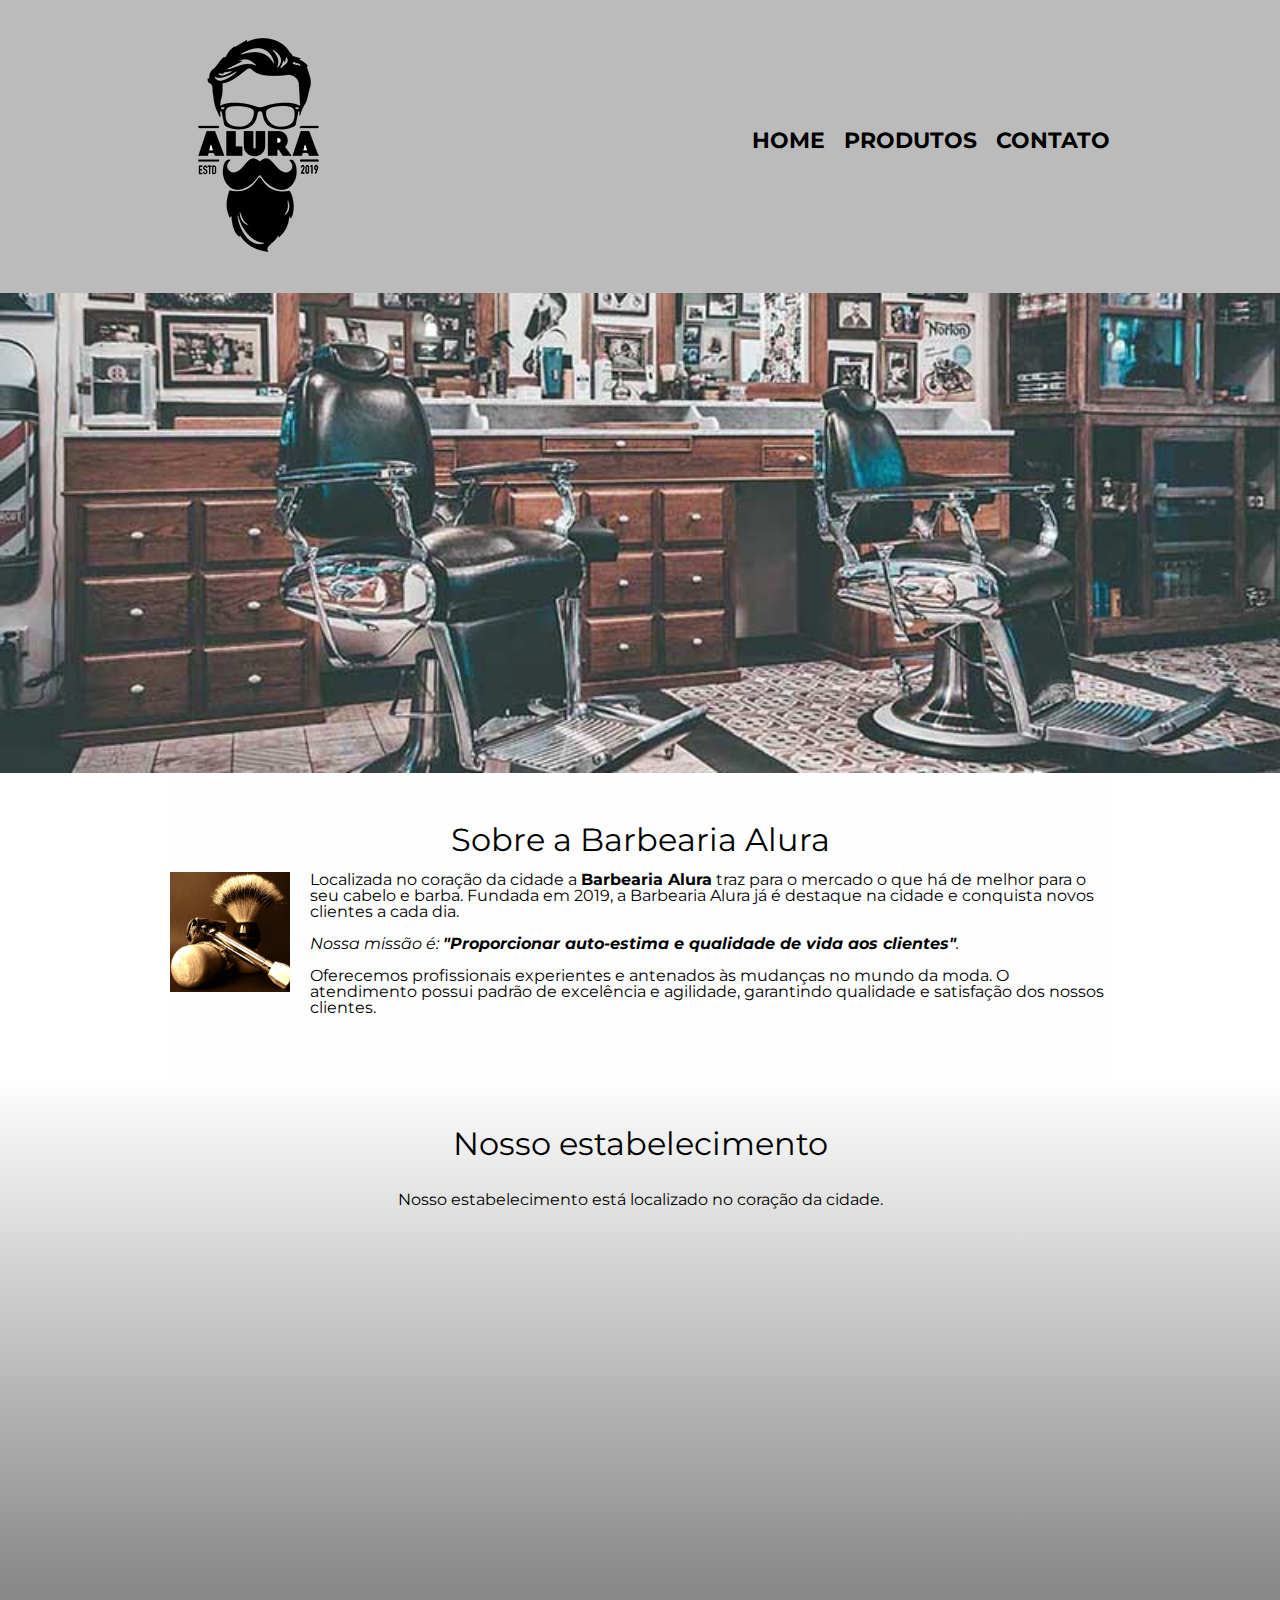
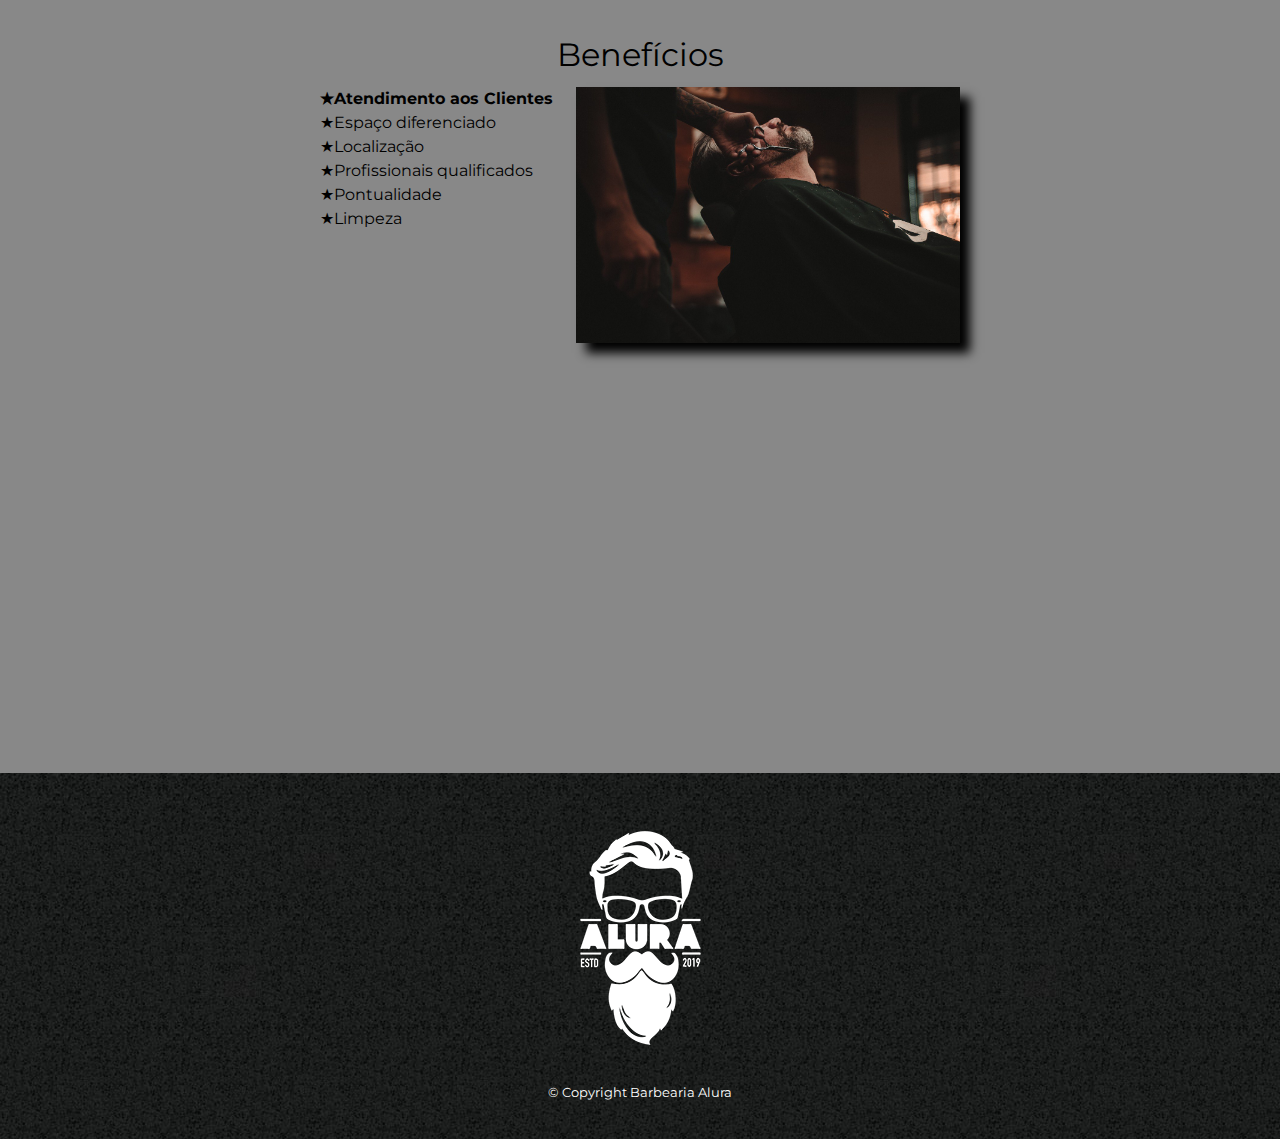
<file: BarbeariaAlura/index.html>
<!DOCTYPE html>
<html lang="pt-BR">
  <head>
    <meta http-equiv="Content-Type" content="text/html;charset=UTF-8" />
    <meta name="viewport" content="width=device-width, initial-scale=1.0" />
    <link rel="stylesheet" href="reset.css" />
    <link rel="stylesheet" href="style.css" />
    <title>Barbearia Alura</title>

    <link rel="preconnect" href="https://fonts.googleapis.com" />
    <link rel="preconnect" href="https://fonts.gstatic.com" crossorigin />
    <link
      href="https://fonts.googleapis.com/css2?family=Montserrat:ital,wght@0,400;0,700;1,400&display=swap"
      rel="stylesheet"
    />
  </head>
  <body>
    <header>
      <div class="caixa">
        <h1>
          <img src="logo.png" />
        </h1>

        <nav>
          <ul>
            <li><a href="index.html">Home</a></li>
            <li><a href="produtos.html">Produtos</a></li>
            <li><a href="contato.html">Contato</a></li>
          </ul>
        </nav>
      </div>
    </header>

    <img class="banner" src="banner.jpg" />

    <main>
      <section class="principal">
        <h2 class="titulo-principal">Sobre a Barbearia Alura</h2>

        <img
          src="utensilios.jpg"
          class="utensilios"
          alt="Utensílios de um barbeiro"
        />

        <p>
          Localizada no coração da cidade a
          <strong>Barbearia Alura</strong> traz para o mercado o que há de
          melhor para o seu cabelo e barba. Fundada em 2019, a Barbearia Alura
          já é destaque na cidade e conquista novos clientes a cada dia.
        </p>

        <p id="missao">
          <em>
            Nossa missão é:
            <strong
              >"Proporcionar auto-estima e qualidade de vida aos
              clientes"</strong
            >.
          </em>
        </p>

        <p>
          Oferecemos profissionais experientes e antenados às mudanças no mundo
          da moda. O atendimento possui padrão de excelência e agilidade,
          garantindo qualidade e satisfação dos nossos clientes.
        </p>
      </section>

      <section class="mapa">
        <h3 class="titulo-principal">Nosso estabelecimento</h3>
        <p>Nosso estabelecimento está localizado no coração da cidade.</p>

        <div class="mapa-conteudo">
          <iframe
            src="https://www.google.com/maps/embed?pb=!1m18!1m12!1m3!1d10173.200238475793!2d-46.63724550327297!3d-23.587475396848607!2m3!1f0!2f0!3f0!3m2!1i1024!2i768!4f13.1!3m3!1m2!1s0x94ce5a2b2ed7f3a1%3A0xab35da2f5ca62674!2sCaelum%20-%20Escola%20de%20Tecnologia!5e0!3m2!1spt-BR!2sie!4v1656521408480!5m2!1spt-BR!2sie"
            width="100%"
            height="300"
            style="border: 0"
            allowfullscreen=""
            loading="lazy"
            referrerpolicy="no-referrer-when-downgrade"
          ></iframe>
        </div>
      </section>

      <section class="beneficios">
        <h3 class="titulo-principal">Benefícios</h3>

        <div class="conteudo-beneficios">
          <ul class="lista-beneficios">
            <li class="itens">Atendimento aos Clientes</li>
            <li class="itens">Espaço diferenciado</li>
            <li class="itens">Localização</li>
            <li class="itens">Profissionais qualificados</li>
            <li class="itens">Pontualidade</li>
            <li class="itens">Limpeza</li>
          </ul>
          <img src="beneficios.jpg" class="imagem-beneficios" />
        </div>

        <div class="video">
          <iframe
            width="100%"
            height="315"
            src="https://www.youtube.com/embed/wcVVXUV0YUY"
            frameborder="0"
            allow="accelerometer; autoplay; encrypted-media; gyroscope; picture-in-picture"
            allowfullscreen
          ></iframe>
        </div>
      </section>
    </main>

    <footer>
      <img src="logo-branco.png" />
      <p class="copyright">&copy; Copyright Barbearia Alura</p>
    </footer>
  </body>
</html>
</file>
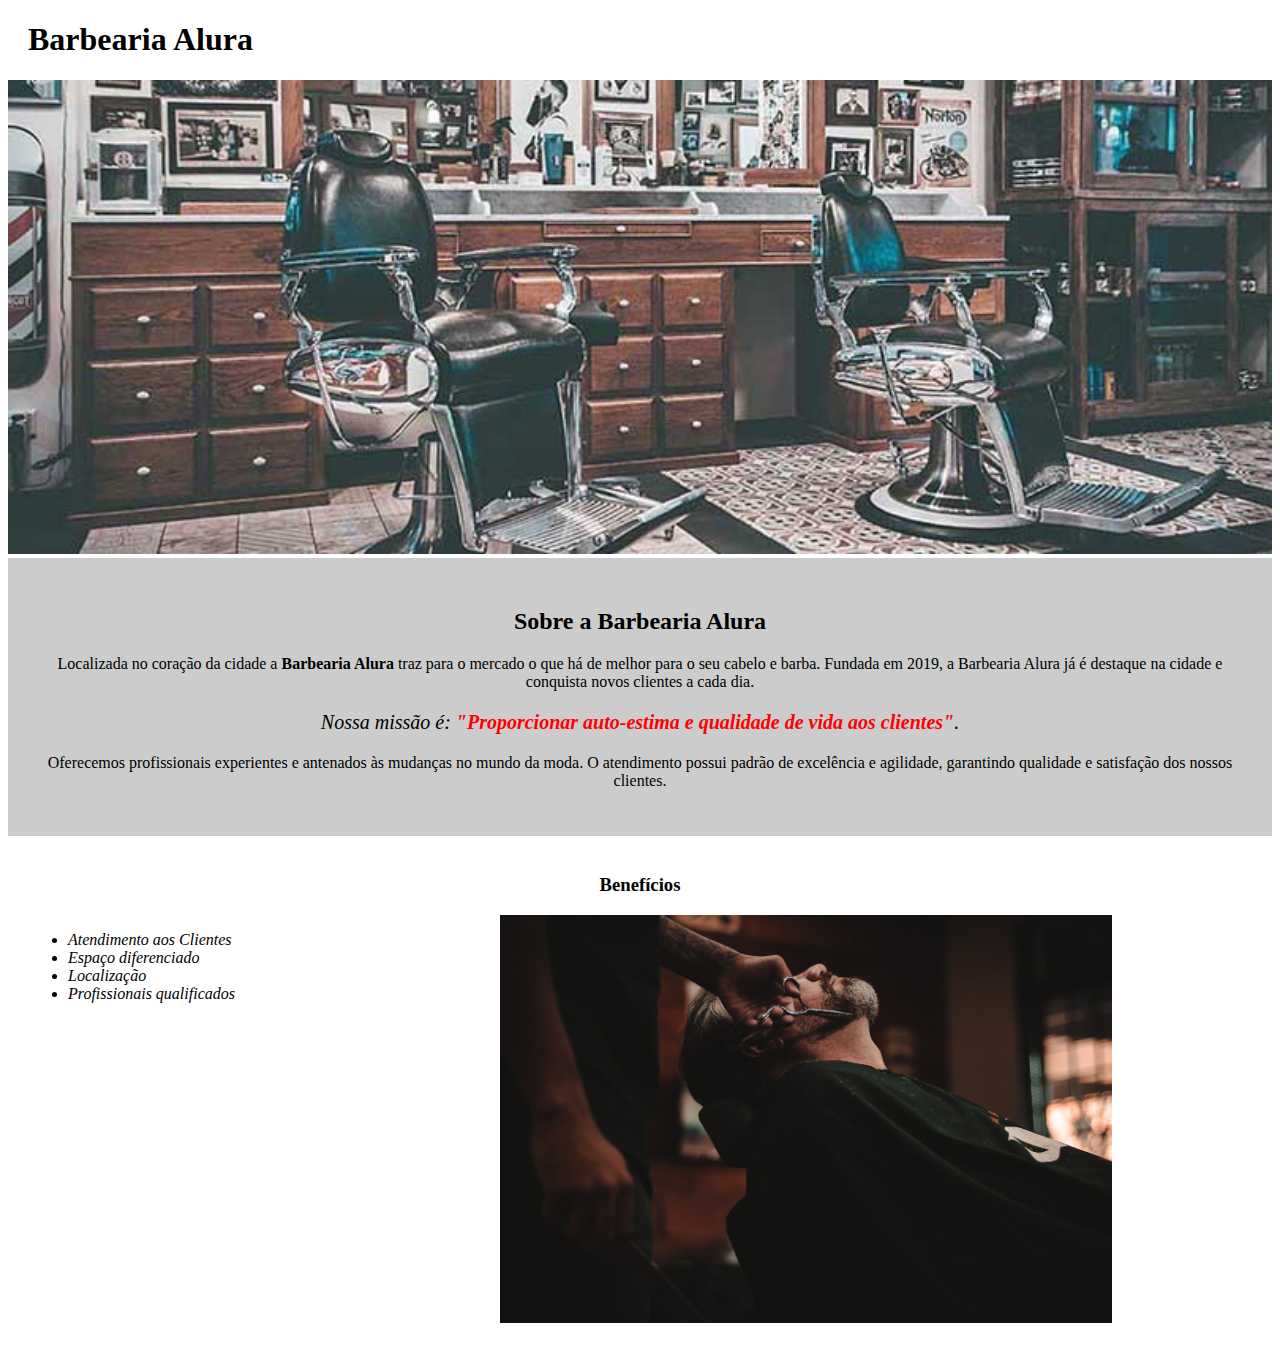
<file: HTMLCSS1/index.html>
<!DOCTYPE html>
<html lang="pt-BR">
  <head>
    <meta http-equiv="Content-Type" content="text/html;charset=UTF-8" />
    <link rel="stylesheet" href="style.css" />
    <title>Barbearia Alura</title>
  </head>
  <body>
    <header>
      <h1 class="titulo-principal">Barbearia Alura</h1>
    </header>

    <img id="banner" src="banner.jpg" />

    <div class="principal">
      <h2 class="titulo-centralizado">Sobre a Barbearia Alura</h2>

      <p>
        Localizada no coração da cidade a <strong>Barbearia Alura</strong> traz
        para o mercado o que há de melhor para o seu cabelo e barba. Fundada em
        2019, a Barbearia Alura já é destaque na cidade e conquista novos
        clientes a cada dia.
      </p>

      <p id="missao">
        <em>
          Nossa missão é:
          <strong
            >"Proporcionar auto-estima e qualidade de vida aos clientes"</strong
          >.
        </em>
      </p>

      <p>
        Oferecemos profissionais experientes e antenados às mudanças no mundo da
        moda. O atendimento possui padrão de excelência e agilidade, garantindo
        qualidade e satisfação dos nossos clientes.
      </p>
    </div>

    <div class="beneficios">
      <h3 class="titulo-centralizado">Benefícios</h3>

      <ul>
        <li class="itens">Atendimento aos Clientes</li>
        <li class="itens">Espaço diferenciado</li>
        <li class="itens">Localização</li>
        <li class="itens">Profissionais qualificados</li>
      </ul>

      <img src="beneficios.jpg" class="imagem-beneficios" />
    </div>
  </body>
</html>
</file>
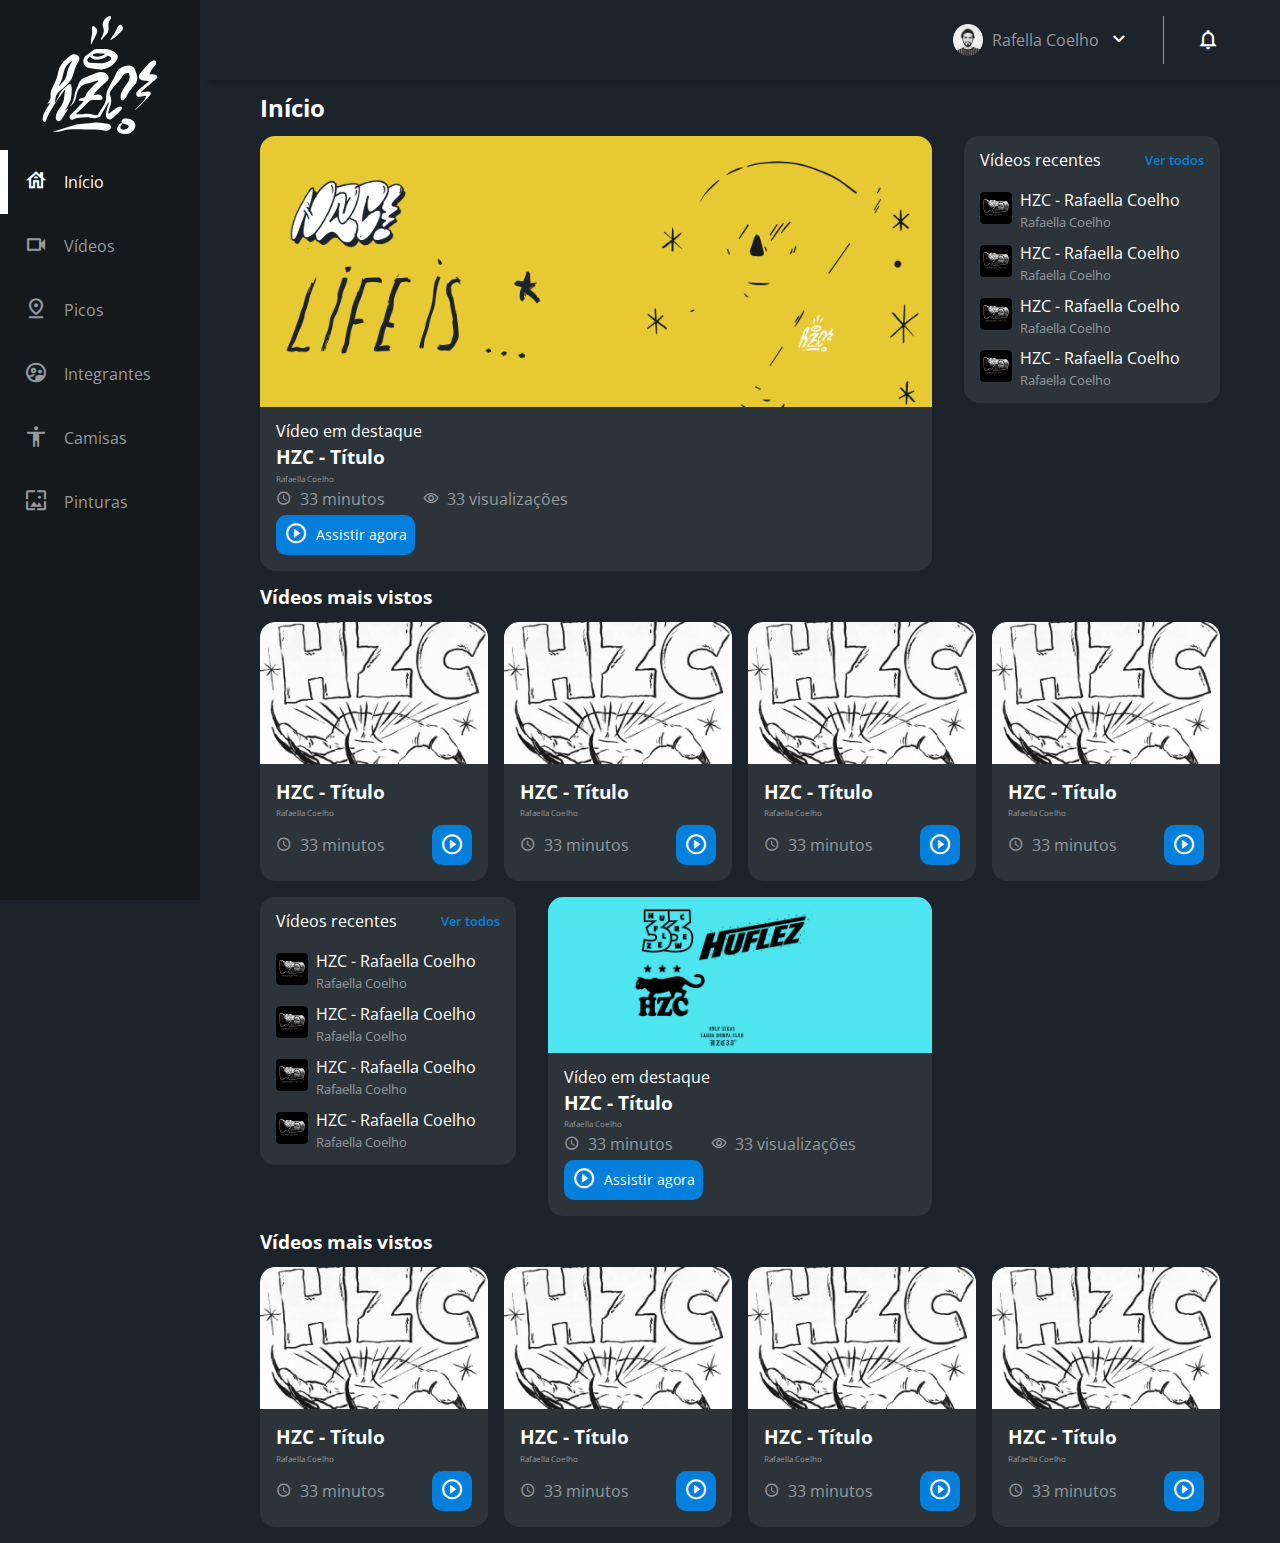
<file: HZC/index.html>
<!DOCTYPE html>
<html lang="pt-BR">
  <head>
    <meta charset="UTF-8" />
    <meta http-equiv="X-UA-Compatible" content="IE=edge" />
    <meta name="viewport" content="width=device-width, initial-scale=1.0" />
    <link
      rel="stylesheet"
      href="./assets/css/reset.css
    "
    />
    <link rel="stylesheet" href="./assets/css/style.css" />
    <title>HZC | Home</title>

    <link rel="preconnect" href="https://fonts.googleapis.com" />
    <link rel="preconnect" href="https://fonts.gstatic.com" crossorigin />
    <link
      rel="stylesheet"
      href="https://fonts.googleapis.com/css2?family=Open+Sans:wght@400;600;700&display=swap"
    />
  </head>
  <body>
    <header class="cabecalho">
      <button class="cabecalho__menu" aria-label="Menu"><i></i></button>
      <img
        src="./assets/img/logo.svg"
        alt="Logotipo da HZC"
        class="cabecalho__logo"
      />
      <p class="cabecalho__perfil">Rafella Coelho</p>
      <button class="cabecalho__notificacao" aria-label="Notificação">
        <i></i>
      </button>
    </header>

    <nav class="menu-lateral">
      <img
        src="assets/img/logo.svg"
        alt="Logotipo da HZC"
        class="menu-lateral__logo"
      />
      <a
        href="#"
        class="menu-lateral__link menu-lateral__link--inicio menu-lateral__link--ativo"
      >
        Início
      </a>
      <a href="#" class="menu-lateral__link menu-lateral__link--videos">
        Vídeos
      </a>
      <a href="#" class="menu-lateral__link menu-lateral__link--picos">
        Picos
      </a>
      <a href="#" class="menu-lateral__link menu-lateral__link--integrantes">
        Integrantes
      </a>
      <a href="#" class="menu-lateral__link menu-lateral__link--camisas">
        Camisas
      </a>
      <a href="#" class="menu-lateral__link menu-lateral__link--pinturas">
        Pinturas
      </a>
    </nav>

    <main class="principal">
      <h2 class="titulo-pagina">Início</h2>
      <article class="cartao cartao--destaque destaque-video">
        <img
          src="assets/img/banner-mobile_1.png"
          alt="Banner do cartão"
          class="cartao__imagem cartao__imagem--mobile"
        />
        <img
          src="assets/img/banner_1.png"
          alt="Banner do cartão"
          class="cartao__imagem cartao__imagem--desktop"
        />

        <div class="cartao__conteudo">
          <p class="cartao__conteudo--destaque">Vídeo em destaque</p>
          <h3 class="cartao__conteudo--titulo">HZC - Título</h3>
          <p class="cartao__conteudo--perfil">Rafaella Coelho</p>
          <p class="cartao__conteudo--info cartao__conteudo--info-tempo">
            33 minutos
          </p>
          <p class="cartao__conteudo--info cartao__conteudo--info-visualizacao">
            33 visualizações
          </p>
          <button
            class="cartao__conteudo--botao cartao__conteudo--botao-destaque cartao__conteudo--botao-play"
          >
            Assistir agora
          </button>
        </div>
      </article>

      <article class="cartao cartao--recentes videos-recentes">
        <h3 class="cartao__titulo">Vídeos recentes</h3>
        <a href="#" class="cartao__link">Ver todos</a>
        <ul class="cartao__lista">
          <li class="cartao__lista--item">
            <img
              src="assets/img/miniatura_1.png"
              alt="Thumbnail"
              class="cartao__lista--item-thumbnail"
            />
            <h4 class="class__lista--item-titulo">HZC - Rafaella Coelho</h4>
            <p class="cartao__lista--item-perfil">Rafaella Coelho</p>
          </li>
          <li class="cartao__lista--item">
            <img
              src="assets/img/miniatura_1.png"
              alt="Thumbnail"
              class="cartao__lista--item-thumbnail"
            />
            <h4 class="class__lista--item-titulo">HZC - Rafaella Coelho</h4>
            <p class="cartao__lista--item-perfil">Rafaella Coelho</p>
          </li>
          <li class="cartao__lista--item">
            <img
              src="assets/img/miniatura_1.png"
              alt="Thumbnail"
              class="cartao__lista--item-thumbnail"
            />
            <h4 class="class__lista--item-titulo">HZC - Rafaella Coelho</h4>
            <p class="cartao__lista--item-perfil">Rafaella Coelho</p>
          </li>
          <li class="cartao__lista--item">
            <img
              src="assets/img/miniatura_1.png"
              alt="Thumbnail"
              class="cartao__lista--item-thumbnail"
            />
            <h4 class="class__lista--item-titulo">HZC - Rafaella Coelho</h4>
            <p class="cartao__lista--item-perfil">Rafaella Coelho</p>
          </li>
        </ul>
      </article>

      <section class="secao secao-videos">
        <h3 class="titulo-secao">Vídeos mais vistos</h3>
        <article class="cartao cartao--destaque destaque-video">
          <img
            src="assets/img/video_1.png"
            alt="Vídeo"
            class="cartao__imagem"
          />

          <div class="cartao__conteudo">
            <h3 class="cartao__conteudo--titulo">HZC - Título</h3>
            <p class="cartao__conteudo--perfil">Rafaella Coelho</p>
            <p class="cartao__conteudo--info cartao__conteudo--info-tempo">
              33 minutos
            </p>
            <button
              class="cartao__conteudo--botao cartao__conteudo--botao-play"
              aria-label="Assistir agora"
            ></button>
          </div>
        </article>

        <article class="cartao cartao--destaque">
          <img
            src="assets/img/video_1.png"
            alt="Vídeo"
            class="cartao__imagem"
          />

          <div class="cartao__conteudo">
            <h3 class="cartao__conteudo--titulo">HZC - Título</h3>
            <p class="cartao__conteudo--perfil">Rafaella Coelho</p>
            <p class="cartao__conteudo--info cartao__conteudo--info-tempo">
              33 minutos
            </p>
            <button
              class="cartao__conteudo--botao cartao__conteudo--botao-play"
              aria-label="Assistir agora"
            ></button>
          </div>
        </article>

        <article class="cartao cartao--destaque">
          <img
            src="assets/img/video_1.png"
            alt="Vídeo"
            class="cartao__imagem"
          />

          <div class="cartao__conteudo">
            <h3 class="cartao__conteudo--titulo">HZC - Título</h3>
            <p class="cartao__conteudo--perfil">Rafaella Coelho</p>
            <p class="cartao__conteudo--info cartao__conteudo--info-tempo">
              33 minutos
            </p>
            <button
              class="cartao__conteudo--botao cartao__conteudo--botao-play"
              aria-label="Assistir agora"
            ></button>
          </div>
        </article>

        <article class="cartao cartao--destaque">
          <img
            src="assets/img/video_1.png"
            alt="Vídeo"
            class="cartao__imagem"
          />

          <div class="cartao__conteudo">
            <h3 class="cartao__conteudo--titulo">HZC - Título</h3>
            <p class="cartao__conteudo--perfil">Rafaella Coelho</p>
            <p class="cartao__conteudo--info cartao__conteudo--info-tempo">
              33 minutos
            </p>
            <button
              class="cartao__conteudo--botao cartao__conteudo--botao-play"
              aria-label="Assistir agora"
            ></button>
          </div>
        </article>
      </section>

      <article class="cartao cartao--recentes produtos-recentes">
        <h3 class="cartao__titulo">Vídeos recentes</h3>
        <a href="#" class="cartao__link">Ver todos</a>
        <ul class="cartao__lista">
          <li class="cartao__lista--item">
            <img
              src="assets/img/miniatura_1.png"
              alt="Thumbnail"
              class="cartao__lista--item-thumbnail"
            />
            <h4 class="class__lista--item-titulo">HZC - Rafaella Coelho</h4>
            <p class="cartao__lista--item-perfil">Rafaella Coelho</p>
          </li>
          <li class="cartao__lista--item">
            <img
              src="assets/img/miniatura_1.png"
              alt="Thumbnail"
              class="cartao__lista--item-thumbnail"
            />
            <h4 class="class__lista--item-titulo">HZC - Rafaella Coelho</h4>
            <p class="cartao__lista--item-perfil">Rafaella Coelho</p>
          </li>
          <li class="cartao__lista--item">
            <img
              src="assets/img/miniatura_1.png"
              alt="Thumbnail"
              class="cartao__lista--item-thumbnail"
            />
            <h4 class="class__lista--item-titulo">HZC - Rafaella Coelho</h4>
            <p class="cartao__lista--item-perfil">Rafaella Coelho</p>
          </li>
          <li class="cartao__lista--item">
            <img
              src="assets/img/miniatura_1.png"
              alt="Thumbnail"
              class="cartao__lista--item-thumbnail"
            />
            <h4 class="class__lista--item-titulo">HZC - Rafaella Coelho</h4>
            <p class="cartao__lista--item-perfil">Rafaella Coelho</p>
          </li>
        </ul>
      </article>

      <article class="cartao cartao--destaque destaque-produtos">
        <img
          src="assets/img/banner-mobile_2.png"
          alt="Banner do cartão"
          class="cartao__imagem cartao__imagem--mobile"
        />
        <img
          src="assets/img/banner_2.png"
          alt="Banner do cartão"
          class="cartao__imagem cartao__imagem--desktop"
        />

        <div class="cartao__conteudo">
          <p class="cartao__conteudo--destaque">Vídeo em destaque</p>
          <h3 class="cartao__conteudo--titulo">HZC - Título</h3>
          <p class="cartao__conteudo--perfil">Rafaella Coelho</p>
          <p class="cartao__conteudo--info cartao__conteudo--info-tempo">
            33 minutos
          </p>
          <p class="cartao__conteudo--info cartao__conteudo--info-visualizacao">
            33 visualizações
          </p>
          <button
            class="cartao__conteudo--botao cartao__conteudo--botao-destaque cartao__conteudo--botao-play"
          >
            Assistir agora
          </button>
        </div>
      </article>

      <section class="secao secao-produtos">
        <h3 class="titulo-secao">Vídeos mais vistos</h3>
        <article class="cartao cartao--destaque">
          <img
            src="assets/img/video_1.png"
            alt="Vídeo"
            class="cartao__imagem"
          />

          <div class="cartao__conteudo">
            <h3 class="cartao__conteudo--titulo">HZC - Título</h3>
            <p class="cartao__conteudo--perfil">Rafaella Coelho</p>
            <p class="cartao__conteudo--info cartao__conteudo--info-tempo">
              33 minutos
            </p>
            <button
              class="cartao__conteudo--botao cartao__conteudo--botao-play"
              aria-label="Assistir agora"
            ></button>
          </div>
        </article>

        <article class="cartao cartao--destaque">
          <img
            src="assets/img/video_1.png"
            alt="Vídeo"
            class="cartao__imagem"
          />

          <div class="cartao__conteudo">
            <h3 class="cartao__conteudo--titulo">HZC - Título</h3>
            <p class="cartao__conteudo--perfil">Rafaella Coelho</p>
            <p class="cartao__conteudo--info cartao__conteudo--info-tempo">
              33 minutos
            </p>
            <button
              class="cartao__conteudo--botao cartao__conteudo--botao-play"
              aria-label="Assistir agora"
            ></button>
          </div>
        </article>

        <article class="cartao cartao--destaque">
          <img
            src="assets/img/video_1.png"
            alt="Vídeo"
            class="cartao__imagem"
          />

          <div class="cartao__conteudo">
            <h3 class="cartao__conteudo--titulo">HZC - Título</h3>
            <p class="cartao__conteudo--perfil">Rafaella Coelho</p>
            <p class="cartao__conteudo--info cartao__conteudo--info-tempo">
              33 minutos
            </p>
            <button
              class="cartao__conteudo--botao cartao__conteudo--botao-play"
              aria-label="Assistir agora"
            ></button>
          </div>
        </article>

        <article class="cartao cartao--destaque">
          <img
            src="assets/img/video_1.png"
            alt="Vídeo"
            class="cartao__imagem"
          />

          <div class="cartao__conteudo">
            <h3 class="cartao__conteudo--titulo">HZC - Título</h3>
            <p class="cartao__conteudo--perfil">Rafaella Coelho</p>
            <p class="cartao__conteudo--info cartao__conteudo--info-tempo">
              33 minutos
            </p>
            <button
              class="cartao__conteudo--botao cartao__conteudo--botao-play"
              aria-label="Assistir agora"
            ></button>
          </div>
        </article>
      </section>
    </main>

    <script src="index.js"></script>
  </body>
</html>
</file>
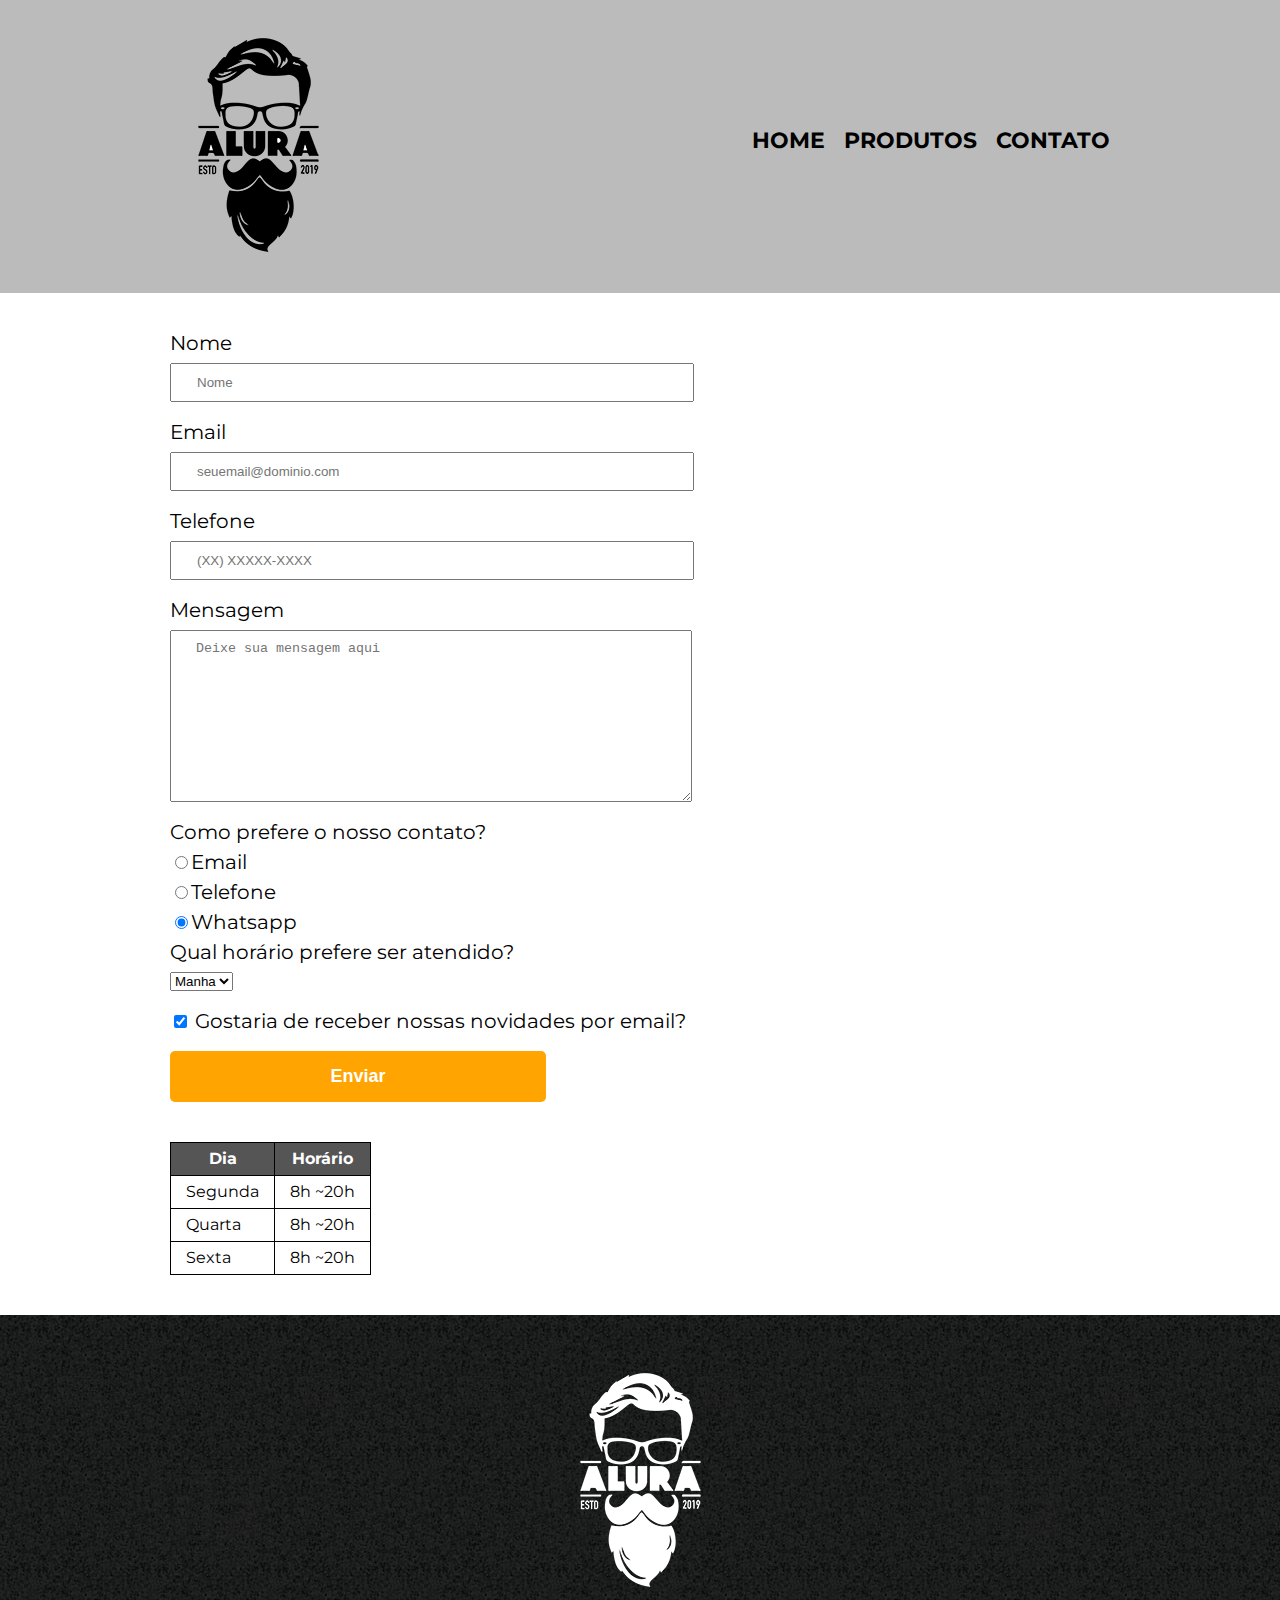
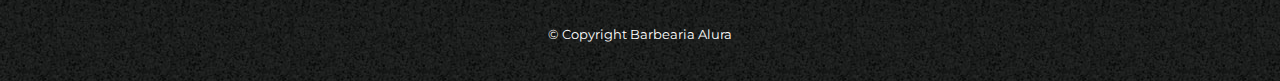
<file: BarbeariaAlura/contato.html>
<!DOCTYPE html>
<html lang="pt-BR">
  <head>
    <meta charset="UTF-8" />
    <meta name="viewport" content="width=device-width, initial-scale=1.0" />
    <link rel="stylesheet" href="reset.css" />
    <link rel="stylesheet" href="style.css" />
    <title>Contato - Barbearia Alura</title>

    <link rel="preconnect" href="https://fonts.googleapis.com" />
    <link rel="preconnect" href="https://fonts.gstatic.com" crossorigin />
    <link
      href="https://fonts.googleapis.com/css2?family=Montserrat:ital,wght@0,400;0,700;1,400&display=swap"
      rel="stylesheet"
    />
  </head>
  <body>
    <header>
      <div class="caixa">
        <h1>
          <img
            src="logo.png"
            alt="
          Logo da Barbearia Alura"
          />
        </h1>

        <nav>
          <ul>
            <li><a href="index.html">Home</a></li>
            <li><a href="produtos.html">Produtos</a></li>
            <li><a href="contato.html">Contato</a></li>
          </ul>
        </nav>
      </div>
    </header>

    <main>
      <form>
        <label for="nome">Nome</label>
        <input
          type="text"
          name="nome"
          id="nome"
          class="input-padrao"
          placeholder="Nome"
          required
        />

        <label for="nome">Email</label>
        <input
          type="email"
          name="email"
          id="email"
          class="input-padrao"
          placeholder="seuemail@dominio.com"
          required
        />

        <label for="telefone">Telefone</label>
        <input
          type="tel"
          name="telefone"
          id="telefone"
          class="input-padrao"
          placeholder="(XX) XXXXX-XXXX"
          required
        />

        <label for="mensagem">Mensagem</label>
        <textarea
          name="mensagem"
          id="mensagem"
          cols="30"
          rows="10"
          class="input-padrao"
          placeholder="Deixe sua mensagem aqui"
          required
        ></textarea>

        <fieldset>
          <legend>Como prefere o nosso contato?</legend>
          <label for="radio-email"
            ><input
              type="radio"
              name="contato"
              id="radio-email"
              value="email"
            />Email</label
          >

          <label for="radio-telefone"
            ><input
              type="radio"
              name="contato"
              id="radio-telefone"
              value="telefone"
            />Telefone</label
          >

          <label for="radio-whatsapp"
            ><input
              type="radio"
              name="contato"
              id="radio-whatsapp"
              value="whatsapp"
              checked
            />Whatsapp</label
          >
        </fieldset>

        <fieldset>
          <legend>Qual horário prefere ser atendido?</legend>
          <select name="horario" id="horario">
            <option value="Manha">Manha</option>
            <option value="Tarde">Tarde</option>
            <option value="Noite">Noite</option>
          </select>
        </fieldset>

        <label class="checkbox"
          ><input type="checkbox" checked /> Gostaria de receber nossas
          novidades por email?</label
        >

        <input type="submit" value="Enviar" class="enviar" />
      </form>

      <div class="table-container">
        <table>
          <thead>
            <tr>
              <th>Dia</th>
              <th>Horário</th>
            </tr>
          </thead>
          <tbody>
            <tr>
              <td>Segunda</td>
              <td>8h ~20h</td>
            </tr>
            <tr>
              <td>Quarta</td>
              <td>8h ~20h</td>
            </tr>
            <tr>
              <td>Sexta</td>
              <td>8h ~20h</td>
            </tr>
          </tbody>
        </table>
      </div>
    </main>

    <footer>
      <img
        src="logo-branco.png"
        alt="
      Logo da Barbearia Alura"
      />
      <p class="copyright">&copy; Copyright Barbearia Alura</p>
    </footer>
  </body>
</html>
</file>
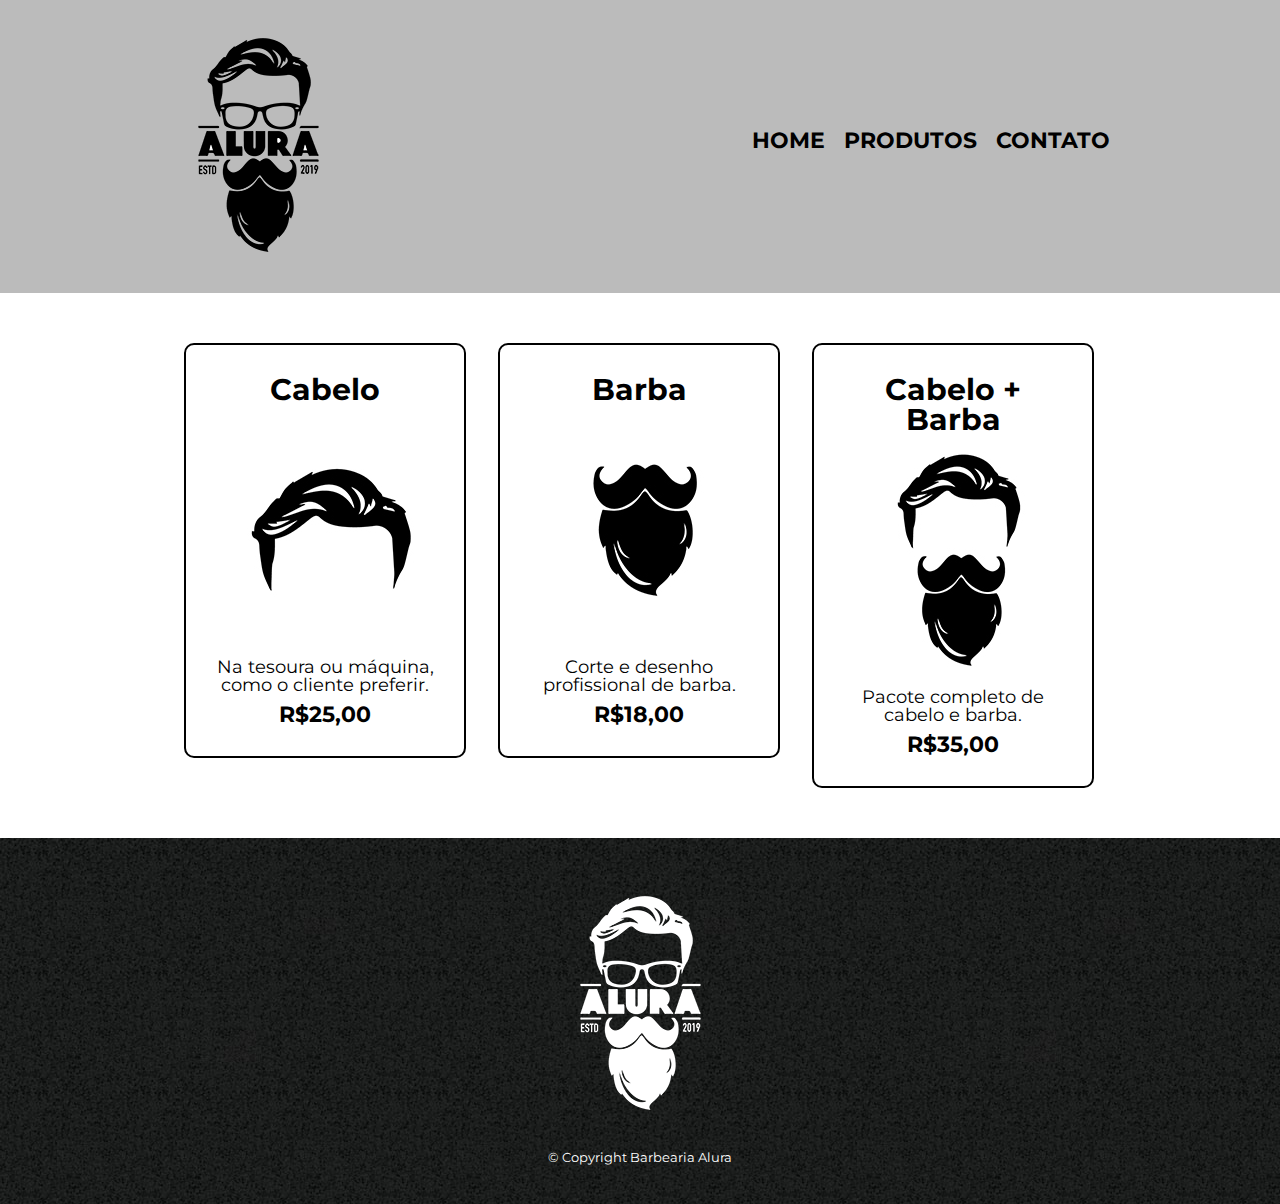
<file: BarbeariaAlura/produtos.html>
<!DOCTYPE html>
<html lang="pt-BR">
  <head>
    <meta charset="UTF-8" />
    <meta name="viewport" content="width=device-width, initial-scale=1.0" />
    <title>Barbearia Alura - Produtos</title>
    <link rel="stylesheet" href="reset.css" />
    <link rel="stylesheet" href="style.css" />

    <link rel="preconnect" href="https://fonts.googleapis.com" />
    <link rel="preconnect" href="https://fonts.gstatic.com" crossorigin />
    <link
      href="https://fonts.googleapis.com/css2?family=Montserrat:ital,wght@0,400;0,700;1,400&display=swap"
      rel="stylesheet"
    />
  </head>
  <body>
    <header>
      <div class="caixa">
        <h1>
          <img src="logo.png" />
        </h1>

        <nav>
          <ul>
            <li><a href="index.html">Home</a></li>
            <li><a href="produtos.html">Produtos</a></li>
            <li><a href="contato.html">Contato</a></li>
          </ul>
        </nav>
      </div>
    </header>

    <main>
      <ul class="produtos">
        <li>
          <h2>Cabelo</h2>
          <img src="cabelo.jpg" />
          <p class="produto-descricao">
            Na tesoura ou máquina, como o cliente preferir.
          </p>
          <p class="produto-preco">R$25,00</p>
        </li>
        <li>
          <h2>Barba</h2>
          <img src="barba.jpg" />
          <p class="produto-descricao">
            Corte e desenho profissional de barba.
          </p>
          <p class="produto-preco">R$18,00</p>
        </li>
        <li>
          <h2>Cabelo + Barba</h2>
          <img src="cabelo+barba.jpg" />
          <p class="produto-descricao">Pacote completo de cabelo e barba.</p>
          <p class="produto-preco">R$35,00</p>
        </li>
      </ul>
    </main>

    <footer>
      <img src="logo-branco.png" />
      <p class="copyright">&copy; Copyright Barbearia Alura</p>
    </footer>
  </body>
</html>
</file>
<file: BarbeariaAlura/style.css>
html {
  font-family: 'Montserrat', sans-serif;
}

header {
  background: #BBBBBB;
  padding: 20px 0;
}

.caixa {
  width: 940px;
  position: relative;
  margin: 0 auto;
}

nav {
  position: absolute;
  top: 110px;
  right: 0;
}

nav ul li {
  display: inline-block;
  margin-left: 15px;
}

nav ul li a {
  color: #000000;
  font-size: 22px;
  font-weight: bold;
  text-transform: uppercase;
  text-decoration: none;
}

nav ul li a:hover {
  color: #C78C19;
  text-decoration: underline;
}

/* PAGINA HOME  */

.banner {
  width: 100%;
}

.titulo-principal {
  text-align: center;
  font-size: 2rem;
  margin-bottom: 1rem;
  clear: left;
}

.principal {
  width: 940px;
  margin: 0 auto;
  padding: 3rem 0;
  background: #FEFEFE;
}

.principal .utensilios {
  width: 120px;
  float: left;
  margin: 0 20px 20px 0;
}

.principal p {
  margin-bottom: 1rem;
}

.principal strong {
  font-weight: bold;
}

.principal em {
  font-style: italic; 
}

.mapa {
  padding: 3rem 0;
  background: linear-gradient(#FEFEFE, #888888);
}

.mapa p {
  margin: 2rem;
  text-align: center;
}

.mapa-conteudo {
  width: 940px;
  margin: 0 auto;
}

.beneficios {
  padding: 3rem 0;
  background: #888888;
}

.conteudo-beneficios {
  width: 640px;
  margin: 0 auto;
}

.conteudo-beneficios::after {
  content: "";
  display: block;
  clear: both;
}

.lista-beneficios {
  width: 40%;
  display: inline-block;
  vertical-align: top;
}

.itens {
  line-height: 1.5;
  list-style-type:symbols('*');
}

.itens:first-child {
  font-weight: bold;
}

.itens:before {
  content: "★";
}

.imagem-beneficios {
  width: 60%;
  float: right;
  transition: 400ms;
  box-shadow: 10px 10px 10px 0 #000000;
}

.imagem-beneficios:hover {
  opacity: 0.3;
}

.video {
  width: 560px;
  margin: 2rem auto;
  clear: right;
}

/* PAGINA PRODUTO  */

.produtos {
  width: 940px;
  margin: 0 auto;
  padding: 50px 0;
}

.produtos li {
  width: 30%;
  display: inline-block;
  text-align: center;
  vertical-align: top;
  margin: 0 1.5%;
  padding: 30px 20px;
  box-sizing: border-box;
  border: 2px solid #000000;
  border-radius: 10px;
}

.produtos li:hover {
  border-color: #C78C19;
}

.produtos li:active {
  border-color: #088C19;
}

.produtos li h2 {
  font-size: 30px;
  font-weight: bold;
}

.produtos li:hover h2 {
  font-size: 34px;
}

.produtos li .produto-descricao {
  font-size: 18px;
}

.produtos li .produto-preco {
  font-size: 22px;
  font-weight: bold;
  margin-top: 10px;
}

/* PAGINA CONTATO  */

form {
  width: 940px;
  margin: 40px auto;
}

form label, 
form legend {
  display: block;
  font-size: 20px;
  margin-bottom: 10px;
}

.input-padrao {
  display: block;
  margin-bottom: 20px;
  padding: 10px 25px;
  width: 50%;
}

.checkbox {
  margin: 20px 0;
}

.enviar {
  width: 40%;
  padding: 15px 0;
  background: #FFA400;
  color: #FFFFFF;
  font-weight: bold;
  font-size: 18px;
  border: none;
  border-radius: 5px;
  transition: 1s all;
  cursor: pointer;
}

.enviar:hover {
  background: #FF8C00;
}

.table-container {
  width: 940px;
  margin: 0 auto;
}

table {
  margin: 20px 0 40px;
}

thead {
  background: #555555;
  color: #FFFFFF;
  font-weight: bold;
}

td, th {
  border: 1px solid #000000;
  padding: 8px 15px;
}

footer {
  background: url("bg.jpg");
  text-align: center;
  padding: 40px 0;
}

footer .copyright {
  color: #FFFFFF;
  font-size: 13px;
  margin-top: 20px;
}

@media screen and (max-width: 480px) {
  .caixa,
  .principal,
  .conteudo-beneficios,
  .mapa-conteudo,
  .video,
  .produtos {
    width: auto;
  }

  h1 {
    text-align: center;
  }

  nav {
    position: static;
  }

  .lista-beneficios,
  .imagem-beneficios {
    width: 100%;
  }

  .produtos li {
    width: 80%;
    margin: 0 auto 20px;
    display: block;
  }

  form,
  .table-container {
    width: 80%;
  }

  .input-padrao {
    width: 70%;
  }
}
</file>
<file: HTMLCSS1/style.css>
.titulo-principal {
  padding-left: 20px;
}

#banner {
  width: 100%;
}

.principal {
  background: #CCCCCC;
  padding: 30px;
}

.titulo-centralizado {
  text-align: center
}

p {
  text-align: center;
}

#missao {
  font-size: 20px;
}

p em strong {
  color: #FF0000;
}

.beneficios {
  padding: 20px;
}

ul {
  width: 20%;
  margin-right: 15%;
  display: inline-block;
  vertical-align: top;
}

.itens {
  font-style: italic;
}

.imagem-beneficios {
  width: 50%;
}
</file>
<file: HZC/assets/css/style.css>
@font-face {
  font-family: 'icones';
  src: url(../font/icones.ttf);
}

body {
  background-color: #1D232A;
  font-family: 'Open Sans', 'icones', sans-serif;
  color: #FFFFFF;
}

.cabecalho {
  display: flex;
  justify-content: space-between;
  align-items: center;
  background-color: #15191C;
  padding: 8px 16px;
  box-shadow: 8px 4px 4px rgba(0, 0, 0, 0.16);
}

.cabecalho__menu i::before {
  content: "\e904";
  font-size: 24px;
}

.cabecalho__logo {
  width: 40px;
}

.cabecalho__perfil {
  display: none;
}

.cabecalho__notificacao i::before {
  content: '\e906';
  font-size: 24px;
}

.menu-lateral {
  display: flex;flex-direction: column;
  background-color: #15191C;
  width: 75vw;
  height: 100vh;

  position: absolute;
  left: -100vw;
  transition: .25s;
  z-index: 99;
}

.menu-lateral--ativo {
  left: 0;
  transition: .25s;
}

.menu-lateral__logo {
  width: 118px;
  align-self: center;
  padding: 16px;
}

.menu-lateral__link {
  height: 64px;
  color: #95999C;
  padding-left: 64px;
  display: flex;
  align-items: center;
}

.menu-lateral__link--ativo {
  color: #FFFFFF;
  padding-left: 56px;
  border-left: 8px solid #FFFFFF;
}

.menu-lateral__link::before {
  content: "";
  width: 24px;
  height: 24px;
  font-size: 24px;
  position: absolute;
  left: 24px;
}

.menu-lateral__link--inicio::before {
  content: "\e902";
}
.menu-lateral__link--videos::before {
  content: "\e90e";
}
.menu-lateral__link--picos::before {
  content: "\e909";
}
.menu-lateral__link--integrantes::before {
  content: "\e903";
}
.menu-lateral__link--camisas::before {
  content: "\e900";
}
.menu-lateral__link--pinturas::before {
  content: "\e90a";
}

.principal {
  display: grid;
  gap: 16px;
  padding: 24px 16px;
}

.titulo-pagina {
  font-size: 1.5rem;
  font-weight: 700;
}

.cartao {
  width: 100%;
  border-radius: 15px;
  overflow: hidden;
  background-color: #2C343A;
}

.cartao--destaque {
  margin-bottom: 16px;
}

.cartao__conteudo {
  display: grid;
  grid-template-columns: auto 1fr;
  gap: 8px;
  padding: 16px;
}

.cartao__imagem--desktop {
  display: none;
}

.cartao__conteudo--titulo {
  font-size: 1.2rem;
  font-weight: 700;
  grid-column: span 2;
}

.cartao__conteudo--destaque {
  grid-column: span 2;
}

.cartao__conteudo--perfil {
  color: #95999C;
  font-size: 0.5rem;
  grid-column: span 2;
}

.cartao__conteudo--info {
  display: flex;
  align-items: center;
  color: #95999C;
  
}

.cartao__conteudo--info-tempo::before {
  content: "\e90c";
  margin-right: 8px;
}

.cartao__conteudo--info-visualizacao::before {
  content: "\e90f";
  margin-right: 8px;
}

.cartao__conteudo--botao {
  width: 40px;
  height: 40px;
  display: flex;
  justify-content: center;
  align-items: center;
  background-color: #0480DC;
  border-radius: 10px;
  font-size: 0.9rem;
  justify-self: flex-end;
}

.cartao__conteudo--botao-play::before {
  content: "\e90b";
  font-size: 24px;
}

.cartao__conteudo--botao-destaque {
  width: 100%;
  grid-column: span 2;
}
.cartao__conteudo--botao-destaque::before {
  margin-right: 8px;
}

.cartao--recentes {
  display: none;
}

.secao {
  display: grid;
  gap: 16px;
}

.titulo-secao {
  font-size: 1.2rem;
  font-weight: 700;
}

@media only screen and (min-width:980px) {
  body {
    display: grid;
    grid-template-columns: auto 1fr;
  }

  .cabecalho {
    height: 80px;
    background-color: #1D232A;
    display: grid;
    grid-column: 2;
    column-gap: 32px;
    grid-template-columns: 1fr auto;
    padding: 16px 60px;
    box-sizing: border-box;
  }

  .cabecalho__menu,
  .cabecalho__logo {
    display: none;
  }

  .cabecalho__perfil {
    color: #95999C;
    display: grid;
    grid-template-columns: repeat(3, auto);
    column-gap: 8px;
    align-items: center;
    justify-self: flex-end;
    padding: 8px 32px;
    border-right: 1px solid #95999C;
  }

  .cabecalho__perfil::before {
    content: "";
    display: block;
    width: 32px;
    height: 32px;
    background-image: url('../img/profile_2.png');
    background-size: contain;
    background-repeat: no-repeat;
    background-position: center;
  }

  .cabecalho__perfil::after {
    content: "\e90d";
    color: #FFFFFF;
    font-size: 1.5rem;
  }

  .menu-lateral {
    position: static;
    width: 200px;
    grid-column: 1;
    grid-row: 1 / span 2;
  }

  .principal {
    display: grid;
    grid-column: 2;
    grid-template-columns: auto 1fr auto;
    column-gap: 32px;
    padding: 16px 60px;
    grid-template-areas: 
    "titulo titulo titulo"
    "destaque-video destaque-video videos-recentes"
    "secao-videos secao-videos secao-videos"
    "produtos-recentes destaque-produtos destaque-produtos"
    "secao-produtos secao-produtos secao-produtos";
  }

  .titulo-pagina {
    grid-area: titulo;
  }

  .cartao--destaque {
    margin-bottom: 0;
  }

  .cartao__imagem--mobile {
    display: none;
  }

  .cartao__imagem--desktop {
    display: block;
  }

  .cartao__conteudo--botao-destaque {
    grid-column: auto;
    padding: 16px 8px;
  }

  .cartao--recentes {
    width: 256px;
    display: grid;
    grid-template-columns: auto auto;
    align-items: center;
    row-gap: 24px;
    padding: 16px;
    box-sizing: border-box;
    align-self: flex-start;
  }

  .videos-recentes {
    grid-area: videos-recentes;
  }

  .cartao--recentes .cartao__titulo {
    grid-column: auto;
  }

  .cartao__link {
    font-size: 0.8rem;
    font-weight: 600;
    color: #0480DC;
    justify-self: flex-end;
  }

  .cartao__lista {
    display: grid;
    row-gap: 16px;
    grid-column: span 2;
  }

  .cartao__lista--item {
    display: grid;
    grid-template-columns: auto 1fr;
    gap: 8px;
  }

  .cartao__lista--item-thumbnail {
    width: 32px;
    grid-row: span 2;
  }

  .cartao__lista--item-titulo {
    font-size: 0.9rem;
    line-height: 1.2rem;
    font-weight: 700;
  }

  .cartao__lista--item-perfil {
    font-size: 0.8rem;
    color: #95999C;
  }

  .destaque-video {
    grid-area: destaque-video;
  }

  .titulo-secao {
    grid-column: span 4;
  }

  .secao-videos {
    grid-area: secao-videos;
  }

  .destaque-produto {
    grid-area: destaque-produto;
  }

  .produtos-recentes {
    grid-area: produtos-recentes;
  }

  .secao-produtos {
    grid-area: secao-produtos;
  }
}
</file>
